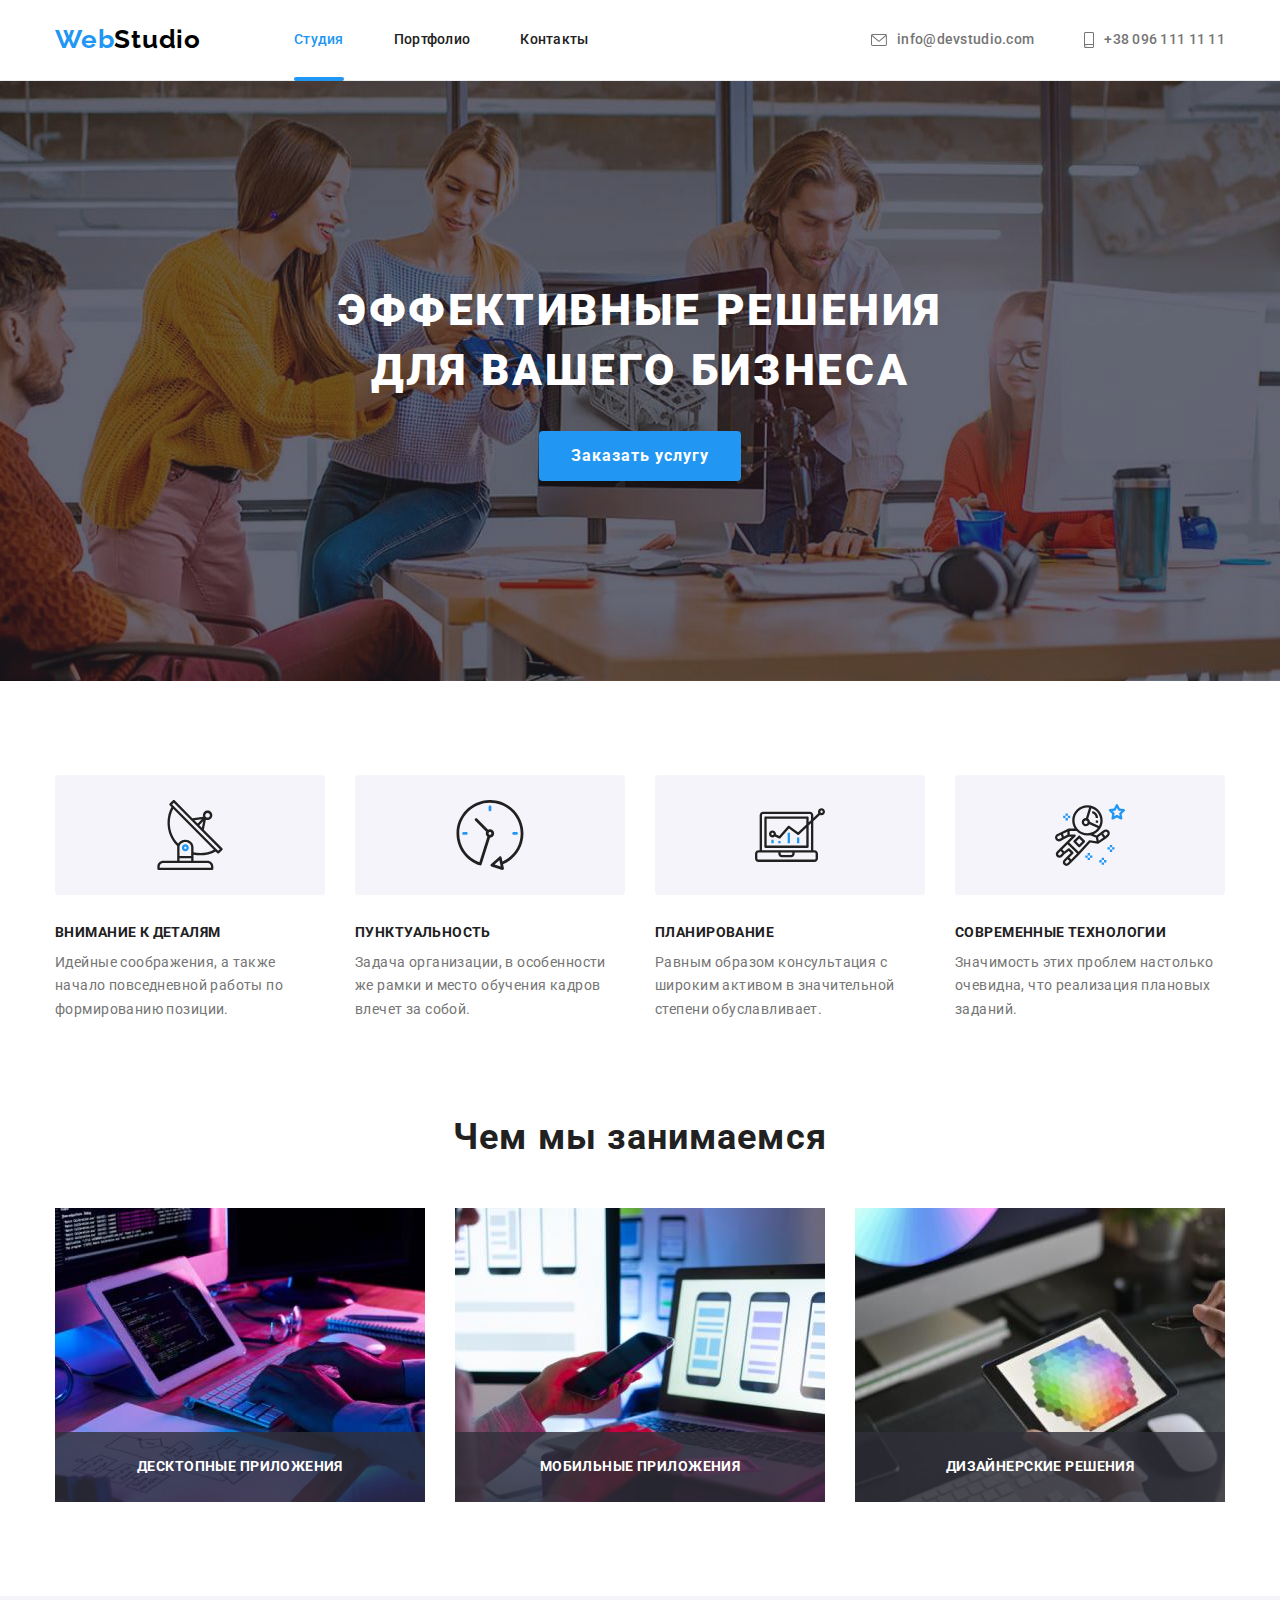
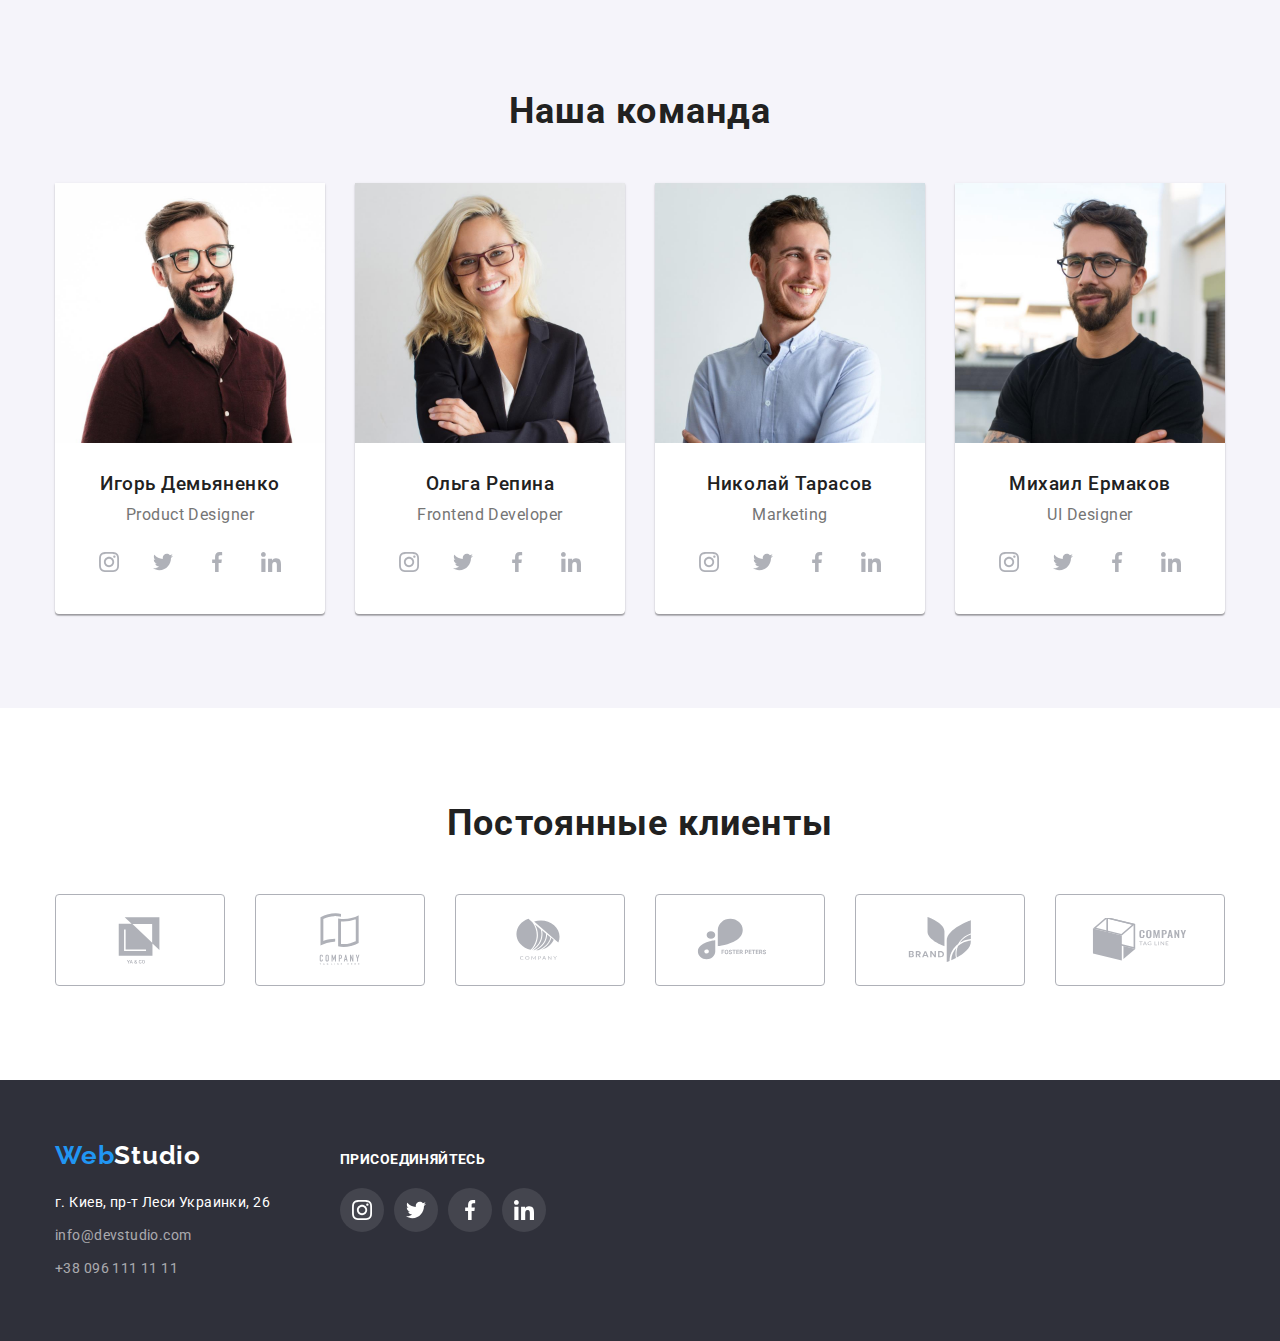
<file: index.html>
<!DOCTYPE html>
<html lang="ru">
  <head>
    <meta charset="UTF-8" />
    <meta http-equiv="X-UA-Compatible" content="IE=edge" />
    <meta name="viewport" content="width=device-width, initial-scale=1.0" />
    <title>Студия</title>
    <link rel="preconnect" href="https://fonts.googleapis.com" />
    <link rel="preconnect" href="https://fonts.gstatic.com" crossorigin />
    <link
      href="https://fonts.googleapis.com/css2?family=Raleway:wght@700&family=Roboto:wght@400;500;700;900&display=swap"
      rel="stylesheet"
    />
    <link
      rel="stylesheet"
      href="https://cdnjs.cloudflare.com/ajax/libs/modern-normalize/1.1.0/modern-normalize.min.css"
    />
    <link rel="stylesheet" href="./css/styles.css" />
  </head>
  <body>
    <!-- Header -->
    <header class="header">
      <div class="header-container container">
        <nav class="header-nav">
          <a class="header-logo logo link" href="./index.html" lang="en"
            ><span class="logo-web">Web</span>Studio</a
          >
          <ul class="menu-list list">
            <li class="menu-item">
              <a class="menu-link link is-current" href="./index.html"
                >Студия</a
              >
            </li>
            <li class="menu-item">
              <a class="menu-link link" href="./portfolio.html">Портфолио</a>
            </li>
            <li class="menu-item">
              <a class="menu-link link" href="#">Контакты</a>
            </li>
          </ul>
        </nav>
        <ul class="header-contacts-list list">
          <li class="header-contacts-item">
            <a
              class="header-contacts-link link"
              href="mailto:info@devstudio.com"
            >
              <svg class="header-icon" width="16" height="12">
                <use href="./images/icons.svg#envelope"></use>
              </svg>
              info@devstudio.com
            </a>
          </li>
          <li class="header-contacts-item">
            <a class="header-contacts-link link" href="tel:+380961111111">
              <svg class="header-icon" width="10" height="16">
                <use href="./images/icons.svg#smartphone"></use>
              </svg>
              +38 096 111 11 11</a
            >
          </li>
        </ul>
      </div>
    </header>

    <!-- Main -->
    <main class="main">
      <!-- Hero -->
      <section class="hero hero-section">
        <div class="container">
          <h1 class="hero-title">
            Эффективные решения<br />
            для вашего бизнеса
          </h1>
          <button class="hero-btn btn" type="button" data-modal-open>
            Заказать услугу
          </button>
        </div>
      </section>

      <!-- Features -->
      <section class="features section">
        <div class="container">
          <h2 class="visually-hidden">Преимущества</h2>
          <ul class="features-list list">
            <li class="features-item">
              <div class="features-thumb">
                <svg class="features-icon" width="70" height="70">
                  <use href="./images/icons.svg#antenna"></use>
                </svg>
              </div>
              <h3 class="features-item-title">Внимание к деталям</h3>
              <p class="features-item-text">
                Идейные соображения, а также начало повседневной работы по
                формированию позиции.
              </p>
            </li>
            <li class="features-item">
              <div class="features-thumb">
                <svg class="features-icon" width="70" height="70">
                  <use href="./images/icons.svg#clock"></use>
                </svg>
              </div>
              <h3 class="features-item-title">Пунктуальность</h3>
              <p class="features-item-text">
                Задача организации, в особенности же рамки и место обучения
                кадров влечет за собой.
              </p>
            </li>
            <li class="features-item">
              <div class="features-thumb">
                <svg class="features-icon" width="70" height="70">
                  <use href="./images/icons.svg#diagram"></use>
                </svg>
              </div>
              <h3 class="features-item-title">Планирование</h3>
              <p class="features-item-text">
                Равным образом консультация с широким активом в значительной
                степени обуславливает.
              </p>
            </li>
            <li class="features-item">
              <div class="features-thumb">
                <svg class="features-icon" width="70" height="70">
                  <use href="./images/icons.svg#astronaut"></use>
                </svg>
              </div>
              <h3 class="features-item-title">Современные технологии</h3>
              <p class="features-item-text">
                Значимость этих проблем настолько очевидна, что реализация
                плановых заданий.
              </p>
            </li>
          </ul>
        </div>
      </section>

      <!-- Gallery -->
      <section class="gallery section">
        <div class="container">
          <h2 class="section-title">Чем мы занимаемся</h2>
          <ul class="gallery-list list">
            <li class="gallery-item">
              <img
                src="./images/img1-min.jpg"
                alt="Человек работает за клавиатурой"
                width="370"
                height="294"
              />
              <h3 class="gallery-title">Десктопные приложения</h3>
            </li>
            <li class="gallery-item">
              <img
                src="./images/img2-min.jpg"
                alt="Человек держит в руке телефон"
                width="370"
                height="294"
              />
              <h3 class="gallery-title">Мобильные приложения</h3>
            </li>
            <li class="gallery-item">
              <img
                src="./images/img3-min.jpg"
                alt="Человек держит графический планшет"
                width="370"
                height="294"
              />
              <h3 class="gallery-title">Дизайнерские решения</h3>
            </li>
          </ul>
        </div>
      </section>

      <!-- Our Team -->
      <section class="team section">
        <div class="container">
          <h2 class="section-title">Наша команда</h2>
          <ul class="team-list list">
            <li class="team-item">
              <img
                class="team-item-img"
                src="./images/photo1-min.jpg"
                alt="Фотография Игоря Демьяненько"
                width="270"
                height="260"
              />
              <div class="team-item-desc">
                <h3 class="team-item-title">Игорь Демьяненко</h3>
                <p class="team-item-text" lang="en">Product Designer</p>
                <ul class="social-list list">
                  <li class="social-item item">
                    <a href="" class="social-link link" aria-label="Инстаграмм">
                      <span class="visually-hidden" lang="en">Instagram</span>
                      <svg class="social-icon" width="20" height="20">
                        <use href="./images/icons.svg#instagram"></use>
                      </svg>
                    </a>
                  </li>

                  <li class="social-item item">
                    <a href="" class="social-link link" aria-label="Твиттер">
                      <span class="visually-hidden" lang="en">Twitter</span>
                      <svg class="social-icon" width="20" height="20">
                        <use href="./images/icons.svg#twitter"></use>
                      </svg>
                    </a>
                  </li>

                  <li class="social-item item">
                    <a href="" class="social-link link" aria-label="Фейсбук">
                      <span class="visually-hidden" lang="en">Facebook</span>
                      <svg class="social-icon" width="20" height="20">
                        <use href="./images/icons.svg#facebook"></use>
                      </svg>
                    </a>
                  </li>

                  <li class="social-item item">
                    <a href="" class="social-link link" aria-label="ЛинкедИн">
                      <span class="visually-hidden" lang="en">LinkedIn</span>
                      <svg class="social-icon" width="20" height="20">
                        <use href="./images/icons.svg#linkedin"></use>
                      </svg>
                    </a>
                  </li>
                </ul>
              </div>
            </li>

            <li class="team-item">
              <img
                class="team-item-img"
                src="./images/photo2-min.jpg"
                alt="Фотография Ольги Репиной"
                width="270"
                height="260"
              />
              <div class="team-item-desc">
                <h3 class="team-item-title">Ольга Репина</h3>
                <p class="team-item-text" lang="en">Frontend Developer</p>
                <ul class="social-list list">
                  <li class="social-item item">
                    <a href="" class="social-link link" aria-label="Инстаграмм">
                      <span class="visually-hidden" lang="en">Instagram</span>
                      <svg class="social-icon" width="20" height="20">
                        <use href="./images/icons.svg#instagram"></use>
                      </svg>
                    </a>
                  </li>

                  <li class="social-item item">
                    <a href="" class="social-link link" aria-label="Твиттер">
                      <span class="visually-hidden" lang="en">Twitter</span>
                      <svg class="social-icon" width="20" height="20">
                        <use href="./images/icons.svg#twitter"></use>
                      </svg>
                    </a>
                  </li>

                  <li class="social-item item">
                    <a href="" class="social-link link" aria-label="Фейсбук">
                      <span class="visually-hidden" lang="en">Facebook</span>
                      <svg class="social-icon" width="20" height="20">
                        <use href="./images/icons.svg#facebook"></use>
                      </svg>
                    </a>
                  </li>

                  <li class="social-item item">
                    <a href="" class="social-link link" aria-label="ЛинкедИн">
                      <span class="visually-hidden" lang="en">LinkedIn</span>
                      <svg class="social-icon" width="20" height="20">
                        <use href="./images/icons.svg#linkedin"></use>
                      </svg>
                    </a>
                  </li>
                </ul>
              </div>
            </li>

            <li class="team-item">
              <img
                class="team-item-img"
                src="./images/photo3-min.jpg"
                alt="Фотография Николая Тарасова"
                width="270"
                height="260"
              />
              <div class="team-item-desc">
                <h3 class="team-item-title">Николай Тарасов</h3>
                <p class="team-item-text" lang="en">Marketing</p>
                <ul class="social-list list">
                  <li class="social-item item">
                    <a href="" class="social-link link" aria-label="Инстаграмм">
                      <span class="visually-hidden" lang="en">Instagram</span>
                      <svg class="social-icon" width="20" height="20">
                        <use href="./images/icons.svg#instagram"></use>
                      </svg>
                    </a>
                  </li>

                  <li class="social-item item">
                    <a href="" class="social-link link" aria-label="Твиттер">
                      <span class="visually-hidden" lang="en">Twitter</span>
                      <svg class="social-icon" width="20" height="20">
                        <use href="./images/icons.svg#twitter"></use>
                      </svg>
                    </a>
                  </li>

                  <li class="social-item item">
                    <a href="" class="social-link link" aria-label="Фейсбук">
                      <span class="visually-hidden" lang="en">Facebook</span>
                      <svg class="social-icon" width="20" height="20">
                        <use href="./images/icons.svg#facebook"></use>
                      </svg>
                    </a>
                  </li>

                  <li class="social-item item">
                    <a href="" class="social-link link" aria-label="ЛинкедИн">
                      <span class="visually-hidden" lang="en">LinkedIn</span>
                      <svg class="social-icon" width="20" height="20">
                        <use href="./images/icons.svg#linkedin"></use>
                      </svg>
                    </a>
                  </li>
                </ul>
              </div>
            </li>

            <li class="team-item">
              <img
                class="team-item-img"
                src="./images/photo4-min.jpg"
                alt="Фотография Михаила Ермакова"
                width="270"
                height="260"
              />
              <div class="team-item-desc">
                <h3 class="team-item-title">Михаил Ермаков</h3>
                <p class="team-item-text" lang="en">UI Designer</p>
                <ul class="social-list list">
                  <li class="social-item item">
                    <a href="" class="social-link link" aria-label="Инстаграмм">
                      <span class="visually-hidden" lang="en">Instagram</span>
                      <svg class="social-icon" width="20" height="20">
                        <use href="./images/icons.svg#instagram"></use>
                      </svg>
                    </a>
                  </li>

                  <li class="social-item item">
                    <a href="" class="social-link link" aria-label="Твиттер">
                      <span class="visually-hidden" lang="en">Twitter</span>
                      <svg class="social-icon" width="20" height="20">
                        <use href="./images/icons.svg#twitter"></use>
                      </svg>
                    </a>
                  </li>

                  <li class="social-item item">
                    <a href="" class="social-link link" aria-label="Фейсбук">
                      <span class="visually-hidden" lang="en">Facebook</span>
                      <svg class="social-icon" width="20" height="20">
                        <use href="./images/icons.svg#facebook"></use>
                      </svg>
                    </a>
                  </li>

                  <li class="social-item item">
                    <a href="" class="social-link link" aria-label="ЛинкедИн">
                      <span class="visually-hidden" lang="en">LinkedIn</span>
                      <svg class="social-icon" width="20" height="20">
                        <use href="./images/icons.svg#linkedin"></use>
                      </svg>
                    </a>
                  </li>
                </ul>
              </div>
            </li>
          </ul>
        </div>
      </section>

      <!-- Clients -->
      <section class="clients">
        <div class="container">
          <h2 class="section-title">Постоянные клиенты</h2>
          <ul class="clients-list list">
            <li class="clients-item">
              <a href="" class="clients-link link">
                <svg class="clients-logo" width="106" height="60">
                  <use href="./images/icons.svg#company1"></use>
                </svg>
              </a>
            </li>

            <li class="clients-item">
              <a href="" class="clients-link link">
                <svg class="clients-logo" width="106" height="60">
                  <use href="./images/icons.svg#company2"></use>
                </svg>
              </a>
            </li>

            <li class="clients-item">
              <a href="" class="clients-link link">
                <svg class="clients-logo" width="106" height="60">
                  <use href="./images/icons.svg#company3"></use>
                </svg>
              </a>
            </li>

            <li class="clients-item">
              <a href="" class="clients-link link">
                <svg class="clients-logo" width="106" height="60">
                  <use href="./images/icons.svg#company4"></use>
                </svg>
              </a>
            </li>

            <li class="clients-item">
              <a href="" class="clients-link link">
                <svg class="clients-logo" width="106" height="60">
                  <use href="./images/icons.svg#company5"></use>
                </svg>
              </a>
            </li>

            <li class="clients-item">
              <a href="" class="clients-link link">
                <svg class="clients-logo" width="106" height="60">
                  <use href="./images/icons.svg#company6"></use>
                </svg>
              </a>
            </li>
          </ul>
        </div>
      </section>
    </main>

    <!-- Footer -->
    <footer class="footer">
      <div class="container footer-container">
        <div class="footer-left">
          <a class="footer-logo logo link" href="./index.html" lang="en"
            ><span class="logo-web">Web</span>Studio</a
          >
          <!-- Address -->
          <address class="address">
            <p class="address-text">г. Киев, пр-т Леси Украинки, 26</p>
            <ul class="address-list list">
              <li class="address-item">
                <a class="address-link link" href="mailto:info@devstudio.com"
                  >info@devstudio.com</a
                >
              </li>
              <li class="address-item">
                <a class="address-link link" href="tel:+380961111111"
                  >+38 096 111 11 11</a
                >
              </li>
            </ul>
          </address>
        </div>
        <div class="footer-invite">
          <p class="invite-title">присоединяйтесь</p>
          <ul class="footer-social-list social-list list">
            <li class="social-item item">
              <a
                href=""
                class="footer-social-link social-link link"
                aria-label="Инстаграмм"
              >
                <span class="visually-hidden" lang="en">Instagram</span>
                <svg class="social-icon" width="20" height="20">
                  <use href="./images/icons.svg#instagram"></use>
                </svg>
              </a>
            </li>
            <li class="social-item item">
              <a
                href=""
                class="footer-social-link social-link link"
                aria-label="Твиттер"
              >
                <span class="visually-hidden" lang="en">Twitter</span>
                <svg class="social-icon" width="20" height="20">
                  <use href="./images/icons.svg#twitter"></use>
                </svg>
              </a>
            </li>
            <li class="social-item item">
              <a
                href=""
                class="footer-social-link social-link link"
                aria-label="Фейсбук"
              >
                <span class="visually-hidden" lang="en">Facebook</span>
                <svg class="social-icon" width="20" height="20">
                  <use href="./images/icons.svg#facebook"></use>
                </svg>
              </a>
            </li>
            <li class="social-item item">
              <a
                href=""
                class="footer-social-link social-link link"
                aria-label="ЛинкедИн"
              >
                <span class="visually-hidden" lang="en">LinkedIn</span>
                <svg class="social-icon" width="20" height="20">
                  <use href="./images/icons.svg#linkedin"></use>
                </svg>
              </a>
            </li>
          </ul>
        </div>
      </div>
    </footer>

    <div class="backdrop is-hidden" data-modal>
      <div class="modal">
        <button class="modal-btn btn" data-modal-close>
          <svg class="icon-close" width="18" height="18">
            <use href="./images/icons.svg#close"></use>
          </svg>
        </button>
      </div>
    </div>

    <script src="./js/modal.js"></script>
  </body>
</html>
</file>
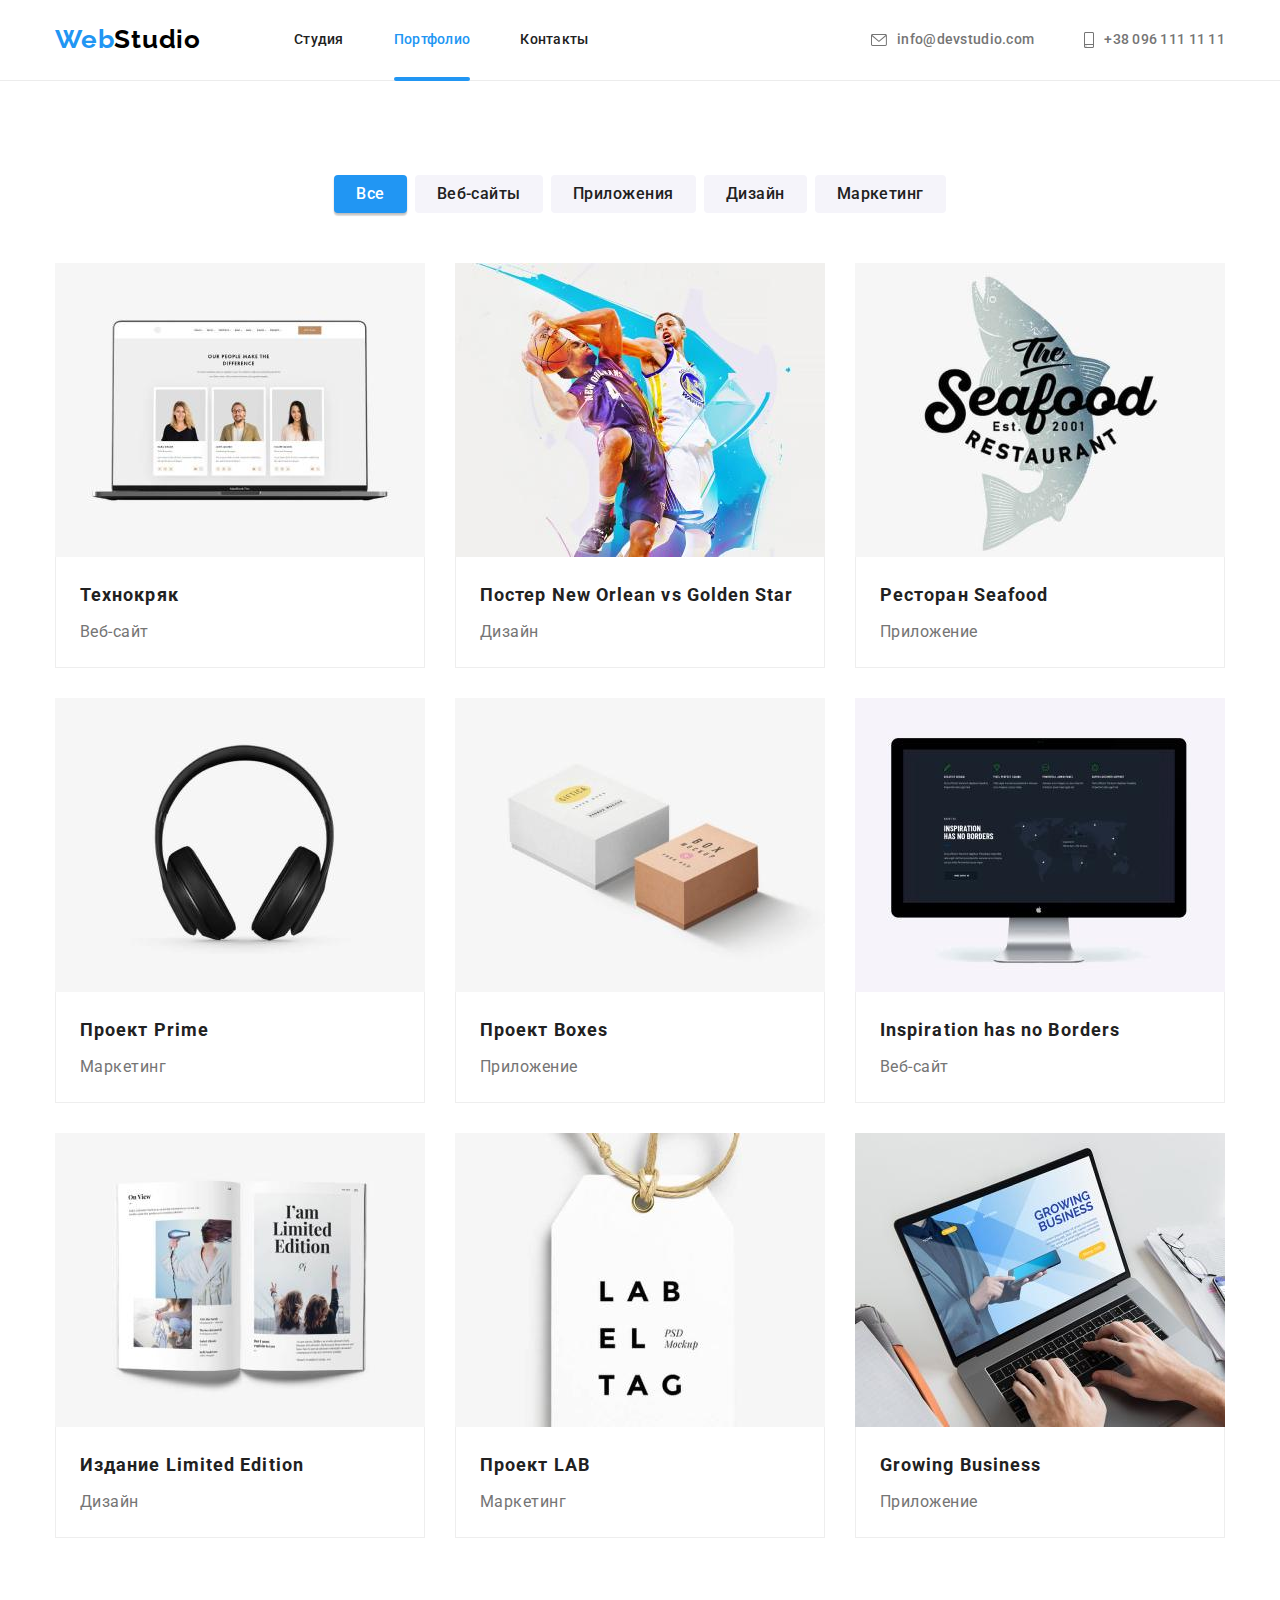
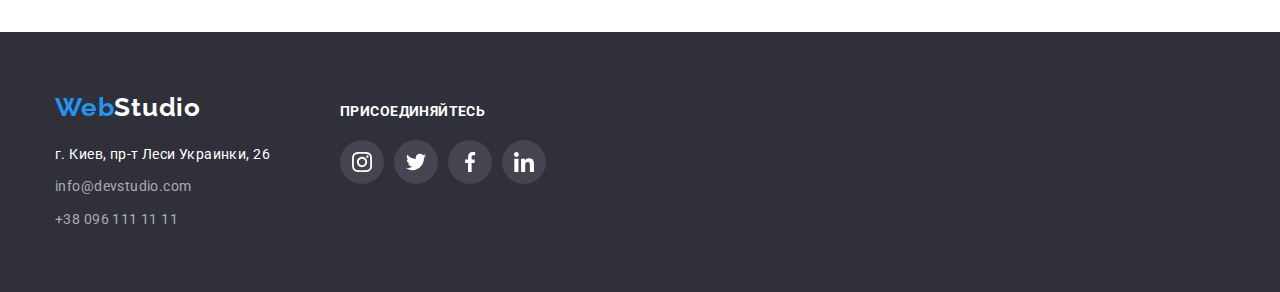
<file: portfolio.html>
<!DOCTYPE html>
<html lang="ru">
  <head>
    <meta charset="UTF-8" />
    <meta http-equiv="X-UA-Compatible" content="IE=edge" />
    <meta name="viewport" content="width=device-width, initial-scale=1.0" />
    <title>Портфолио</title>
    <link rel="preconnect" href="https://fonts.gstatic.com" crossorigin />
    <link
      href="https://fonts.googleapis.com/css2?family=Raleway:wght@700&family=Roboto:wght@400;500;700;900&display=swap"
      rel="stylesheet"
    />
    <link
      rel="stylesheet"
      href="https://cdnjs.cloudflare.com/ajax/libs/modern-normalize/1.1.0/modern-normalize.min.css"
    />
    <link rel="stylesheet" href="./css/styles.css" />
  </head>
  <body>
    <!-- Header -->
    <header class="header">
      <div class="header-container container">
        <nav class="header-nav">
          <a class="header-logo logo link" href="./index.html" lang="en"
            ><span class="logo-web">Web</span>Studio</a
          >
          <ul class="menu-list list">
            <li class="menu-item">
              <a class="menu-link link" href="./index.html">Студия</a>
            </li>
            <li class="menu-item">
              <a class="menu-link link is-current" href="./portfolio.html"
                >Портфолио</a
              >
            </li>
            <li class="menu-item">
              <a class="menu-link link" href="#">Контакты</a>
            </li>
          </ul>
        </nav>
        <ul class="header-contacts-list list">
          <li class="header-contacts-item">
            <a
              class="header-contacts-link link"
              href="mailto:info@devstudio.com"
            >
              <svg class="header-icon" width="16" height="12">
                <use href="./images/icons.svg#envelope"></use>
              </svg>
              info@devstudio.com
            </a>
          </li>
          <li class="header-contacts-item">
            <a class="header-contacts-link link" href="tel:+380961111111">
              <svg class="header-icon" width="10" height="16">
                <use href="./images/icons.svg#smartphone"></use>
              </svg>
              +38 096 111 11 11</a
            >
          </li>
        </ul>
      </div>
    </header>

    <!-- Main -->
    <main>
      <!-- Portfolio -->
      <section class="portfolio section">
        <div class="container">
          <h1 class="visually-hidden">Портфолио</h1>
          <ul class="filter-list list">
            <li class="filter-item">
              <button class="filter-btn btn is-active" type="button">
                Все
              </button>
            </li>

            <li class="filter-item">
              <button class="filter-btn btn" type="button">Веб-сайты</button>
            </li>

            <li class="filter-item">
              <button class="filter-btn btn" type="button">Приложения</button>
            </li>

            <li class="filter-item">
              <button class="filter-btn btn" type="button">Дизайн</button>
            </li>

            <li class="filter-item">
              <button class="filter-btn btn" type="button">Маркетинг</button>
            </li>
          </ul>

          <ul class="works-list list">
            <li class="works-item">
              <a href="" class="works-link link">
                <div class="works-thumb">
                  <img
                    class="works-img"
                    src="./images/techocryak.jpg"
                    alt="Ноутбук на котором открыт веб-сайт"
                    width="370"
                    height="294"
                  />
                  <p class="works-overlay">
                    Технокряк это современная площадка распространения
                    коронавируса. Компании используют эту платформу для
                    цифрового шпионажа и атак на защищённые сервера конкурентов.
                  </p>
                </div>
                <div class="works-desc">
                  <h2 class="works-item-title">Технокряк</h2>
                  <p class="works-item-text">Веб-сайт</p>
                </div>
              </a>
            </li>

            <li class="works-item">
              <a href="" class="works-link link">
                <div class="works-thumb">
                  <img
                    class="works-img"
                    src="./images/basketball.jpg"
                    alt="Два баскетболиста с мячом"
                    width="370"
                    height="294"
                  />
                  <p class="works-overlay">
                    Lorem ipsum dolor, sit amet consectetur adipisicing elit.
                    Magni minus aspernatur accusantium. Neque placeat cupiditate
                    asperiores ipsam eius alias quos.
                  </p>
                </div>
                <div class="works-desc">
                  <h2 class="works-item-title">
                    Постер <span lang="en">New Orlean vs Golden Star</span>
                  </h2>
                  <p class="works-item-text">Дизайн</p>
                </div>
              </a>
            </li>

            <li class="works-item">
              <a href="" class="works-link link">
                <div class="works-thumb">
                  <img
                    class="works-img"
                    src="./images/restaurant-seafood.jpg"
                    alt="Логотип ресторана морепродуктов"
                    width="370"
                    height="294"
                  />
                  <p class="works-overlay">
                    Lorem ipsum dolor, sit amet consectetur adipisicing elit.
                    Magni minus aspernatur accusantium. Neque placeat cupiditate
                    asperiores ipsam eius alias quos.
                  </p>
                </div>
                <div class="works-desc">
                  <h2 class="works-item-title">
                    Ресторан <span lang="en">Seafood</span>
                  </h2>
                  <p class="works-item-text">Приложение</p>
                </div>
              </a>
            </li>

            <li class="works-item">
              <a href="" class="works-link link">
                <div class="works-thumb">
                  <img
                    class="works-img"
                    src="./images/prime.jpg"
                    alt="Наушники"
                    width="370"
                    height="294"
                  />
                  <p class="works-overlay">
                    Lorem ipsum dolor, sit amet consectetur adipisicing elit.
                    Magni minus aspernatur accusantium. Neque placeat cupiditate
                    asperiores ipsam eius alias quos.
                  </p>
                </div>
                <div class="works-desc">
                  <h2 class="works-item-title">
                    Проект <span lang="en">Prime</span>
                  </h2>
                  <p class="works-item-text">Маркетинг</p>
                </div>
              </a>
            </li>

            <li class="works-item">
              <a href="" class="works-link link">
                <div class="works-thumb">
                  <img
                    class="works-img"
                    src="./images/boxes.jpg"
                    alt="Две коробки"
                    width="370"
                    height="294"
                  />
                  <p class="works-overlay">
                    Lorem ipsum dolor, sit amet consectetur adipisicing elit.
                    Magni minus aspernatur accusantium. Neque placeat cupiditate
                    asperiores ipsam eius alias quos.
                  </p>
                </div>
                <div class="works-desc">
                  <h2 class="works-item-title">
                    Проект <span lang="en">Boxes</span>
                  </h2>
                  <p class="works-item-text">Приложение</p>
                </div>
              </a>
            </li>

            <li class="works-item">
              <a href="" class="works-link link">
                <div class="works-thumb">
                  <img
                    class="works-img"
                    src="./images/inspiration.jpg"
                    alt="Монитор с веб-сайтом"
                    width="370"
                    height="294"
                  />
                  <p class="works-overlay">
                    Lorem ipsum dolor, sit amet consectetur adipisicing elit.
                    Magni minus aspernatur accusantium. Neque placeat cupiditate
                    asperiores ipsam eius alias quos.
                  </p>
                </div>

                <div class="works-desc">
                  <h2 class="works-item-title" lang="en">
                    Inspiration has no Borders
                  </h2>
                  <p class="works-item-text">Веб-сайт</p>
                </div>
              </a>
            </li>

            <li class="works-item">
              <a href="" class="works-link link">
                <div class="works-thumb">
                  <img
                    class="works-img"
                    src="./images/book.jpg"
                    alt="Открытая книга"
                    width="370"
                    height="294"
                  />
                  <p class="works-overlay">
                    Lorem ipsum dolor, sit amet consectetur adipisicing elit.
                    Magni minus aspernatur accusantium. Neque placeat cupiditate
                    asperiores ipsam eius alias quos.
                  </p>
                </div>
                <div class="works-desc">
                  <h2 class="works-item-title">
                    Издание <span lang="en">Limited Edition</span>
                  </h2>
                  <p class="works-item-text">Дизайн</p>
                </div>
              </a>
            </li>

            <li class="works-item">
              <a href="" class="works-link link">
                <div class="works-thumb">
                  <img
                    class="works-img"
                    src="./images/label.jpg"
                    alt="Бирка"
                    width="370"
                    height="294"
                  />
                  <p class="works-overlay">
                    Lorem ipsum dolor, sit amet consectetur adipisicing elit.
                    Magni minus aspernatur accusantium. Neque placeat cupiditate
                    asperiores ipsam eius alias quos.
                  </p>
                </div>
                <div class="works-desc">
                  <h2 class="works-item-title">
                    Проект <span lang="en">LAB</span>
                  </h2>
                  <p class="works-item-text">Маркетинг</p>
                </div>
              </a>
            </li>

            <li class="works-item">
              <a href="" class="works-link link">
                <div class="works-thumb">
                  <img
                    class="works-img"
                    src="./images/growing-business.jpg"
                    alt="Человек работает за ноутбуком"
                    width="370"
                    height="294"
                  />
                  <p class="works-overlay">
                    Lorem ipsum dolor, sit amet consectetur adipisicing elit.
                    Magni minus aspernatur accusantium. Neque placeat cupiditate
                    asperiores ipsam eius alias quos.
                  </p>
                </div>
                <div class="works-desc">
                  <h2 class="works-item-title" lang="en">Growing Business</h2>
                  <p class="works-item-text">Приложение</p>
                </div>
              </a>
            </li>
          </ul>
        </div>
      </section>
    </main>
    <!-- Footer -->
    <footer class="footer">
      <div class="container footer-container">
        <div class="footer-left">
          <a class="footer-logo logo link" href="./index.html" lang="en"
            ><span class="logo-web">Web</span>Studio</a
          >
          <!-- Address -->
          <address class="address">
            <p class="address-text">г. Киев, пр-т Леси Украинки, 26</p>
            <ul class="address-list list">
              <li class="address-item">
                <a class="address-link link" href="mailto:info@devstudio.com"
                  >info@devstudio.com</a
                >
              </li>
              <li class="address-item">
                <a class="address-link link" href="tel:+380961111111"
                  >+38 096 111 11 11</a
                >
              </li>
            </ul>
          </address>
        </div>
        <div class="footer-invite">
          <p class="invite-title">присоединяйтесь</p>
          <ul class="footer-social-list social-list list">
            <li class="social-item item">
              <a
                href=""
                class="footer-social-link social-link link"
                aria-label="Инстаграмм"
              >
                <span class="visually-hidden" lang="en">Instagram</span>
                <svg class="social-icon" width="20" height="20">
                  <use href="./images/icons.svg#instagram"></use>
                </svg>
              </a>
            </li>
            <li class="social-item item">
              <a
                href=""
                class="footer-social-link social-link link"
                aria-label="Твиттер"
              >
                <span class="visually-hidden" lang="en">Twitter</span>
                <svg class="social-icon" width="20" height="20">
                  <use href="./images/icons.svg#twitter"></use>
                </svg>
              </a>
            </li>
            <li class="social-item item">
              <a
                href=""
                class="footer-social-link social-link link"
                aria-label="Фейсбук"
              >
                <span class="visually-hidden" lang="en">Facebook</span>
                <svg class="social-icon" width="20" height="20">
                  <use href="./images/icons.svg#facebook"></use>
                </svg>
              </a>
            </li>
            <li class="social-item item">
              <a
                href=""
                class="footer-social-link social-link link"
                aria-label="ЛинкедИн"
              >
                <span class="visually-hidden" lang="en">LinkedIn</span>
                <svg class="social-icon" width="20" height="20">
                  <use href="./images/icons.svg#linkedin"></use>
                </svg>
              </a>
            </li>
          </ul>
        </div>
      </div>
    </footer>
  </body>
</html>
</file>
<file: css/styles.css>
:root {
  --logo-color: #000000;

  --primary-color: #212121;
  --second-color: #ffffff;
  --third-color: #757575;
  --fourth-color: rgba(255, 255, 255, 0.6);

  --first-accent-color: #2196f3;
  --second-accent-color: #188ce8;

  --first-bg-color: #2f303a;
  --second-bg-color: #f5f4fa;

  --list-gap: 30px;

  --icon-color: #afb1b8;

  --header-border-color: #ececec;
  --works-cards-border-color: #eeeeee;

  --duration: 250ms;
  --cubic: cubic-bezier(0.4, 0, 0.2, 1);
}

body {
  font-family: 'Roboto', sans-serif;
  font-size: 14px;
  color: var(--primary-color);
  background-color: var(--second-color);
}

h1,
h2,
h3,
h4,
h5,
h6,
p {
  margin: 0;
}

ul {
  margin: 0;
  padding: 0;
}

img {
  display: block;
  max-width: 100%;
  height: auto;
}

.visually-hidden {
  position: absolute;
  white-space: nowrap;
  width: 1px;
  height: 1px;
  overflow: hidden;
  border: 0;
  padding: 0;
  clip: rect(0 0 0 0);
  clip-path: inset(50%);
  margin: -1px;
}

.link {
  color: inherit;
  text-decoration: none;
}

.list {
  list-style: none;
}

.btn {
  cursor: pointer;
}

/* ------- text-color -------*/
.header,
.section-title,
.filter-btn {
  color: var(--primary-color);
}

.hero-title,
.hero-btn,
.filter-btn:hover,
.filter-btn:focus,
.filter-btn.is-active,
.footer {
  color: var(--second-color);
}

.header-contacts-link,
.features-item-text,
.team-item-text,
.works-item-text {
  color: var(--third-color);
}

.logo-web,
.menu-link.is-current,
.menu-link:hover,
.menu-link:focus,
.header-contacts-link:hover,
.header-contacts-link:focus,
.address-link:hover,
.address-link:focus {
  color: var(--first-accent-color);
}

/* ------- background-color ------- */
.hero,
.footer {
  background-color: var(--first-bg-color);
}

.team,
.filter-btn {
  background-color: var(--second-bg-color);
}

.hero-btn,
.filter-btn:hover,
.filter-btn:focus,
.filter-btn.is-active {
  background-color: var(--first-accent-color);
}

/* ------------------Social links-------------------- */

.social-list {
  display: flex;
}

.social-item:not(:last-child) {
  margin-right: 10px;
}

.social-link {
  display: flex;
  justify-content: center;
  align-items: center;
  width: 44px;
  height: 44px;

  color: var(--icon-color);
  border-radius: 50%;

  transition: color var(--duration) var(--cubic),
    background-color var(--duration) var(--cubic);
}

.social-link:hover,
.social-link:focus {
  color: var(--second-color);
  background-color: var(--first-accent-color);
  outline: none;
}

.social-icon {
  fill: currentColor;
}

/* Animation */

.menu-link,
.header-contacts-link,
.address-link {
  transition: color var(--duration) var(--cubic);
}

/* ----------------------------------------------- */

.section {
  padding-top: 94px;
  padding-bottom: 94px;
}

.container {
  max-width: 1200px;

  margin-left: auto;
  margin-right: auto;
  padding-left: 15px;
  padding-right: 15px;
}

.logo {
  padding-top: 24px;
  padding-bottom: 25px;

  font-family: Raleway, sans-serif;
  font-weight: 700;
  font-size: 26px;
  line-height: 1.19;
  letter-spacing: 0.03em;
}

.section-title {
  margin-bottom: 50px;

  font-weight: 700;
  font-size: 36px;
  line-height: 1.17;
  text-align: center;
  letter-spacing: 0.03em;
}

/* ---------------- Header ---------------- */
.is-current::after {
  content: '';

  position: absolute;
  left: 0;
  bottom: -1px;
  display: block;
  width: 100%;
  height: 4px;

  background-color: var(--first-accent-color);
  border-radius: 2px;
}

.header {
  border-bottom: 1px solid var(--header-border-color);
}

.header-container {
  display: flex;
  align-items: center;
}

.header-nav {
  display: flex;
  align-items: center;
}

.header-logo {
  margin-right: 93px;

  color: var(--logo-color);
}

.menu-list {
  display: flex;
}

.menu-item:not(:last-child) {
  margin-right: 50px;
}

.menu-link,
.header-contacts-link {
  display: block;
  padding-top: 32px;
  padding-bottom: 32px;
}

.menu-link {
  position: relative;

  font-weight: 500;
  line-height: 1.14;
  letter-spacing: 0.02em;

  color: inherit;
}

.header-contacts-list {
  display: flex;
  align-items: center;
  margin-left: auto;
}

.header-contacts-item:not(:last-child) {
  margin-right: 50px;
}

.header-contacts-link {
  display: flex;
  align-items: center;
  font-weight: 500;
  line-height: 1.14;
  letter-spacing: 0.02em;
}

.header-icon {
  fill: currentColor;
  margin-right: 10px;
}

/* ---------------- Footer ---------------- */
.footer {
  padding-top: 60px;
  padding-bottom: 60px;
}
.footer-container {
  display: flex;
  align-items: baseline;
}

.footer-left {
  margin-right: 70px;
}

.footer-logo {
  display: inline-block;
  margin-bottom: 20px;
  padding: 0;

  color: inherit;
}

.address {
  font-style: normal;
  line-height: 1.71;
  letter-spacing: 0.03em;
}

.address-text {
  margin-bottom: 9px;
}

.address-item:not(:last-child) {
  margin-bottom: 9px;
}

.address-link {
  color: var(--fourth-color);
}

.invite-title {
  margin-bottom: 20px;

  font-weight: 700;
  font-size: 14px;
  line-height: 1.14;
  letter-spacing: 0.03em;
  text-transform: uppercase;
}

.footer-social-link {
  color: var(--second-color);
  background-color: rgba(255, 255, 255, 0.1);
}

/* ---------------- index.html ---------------- */

/* ---------------- Hero ---------------- */

.hero {
  background-image: linear-gradient(
      to right,
      rgba(47, 48, 58, 0.4),
      rgba(47, 48, 58, 0.4)
    ),
    url(../images/hero-background.jpg);
  background-size: cover;
  background-position: center;
  max-width: 1600px;
  margin: 0 auto;
}

.hero-section {
  padding-top: 200px;
  padding-bottom: 200px;

  text-align: center;
}

.hero-title {
  margin-bottom: 30px;

  font-weight: 900;
  font-size: 44px;
  line-height: 1.36;
  letter-spacing: 0.06em;
  text-transform: uppercase;
}

.hero-btn {
  padding: 10px 32px;

  border: none;
  border-radius: 4px;

  font-family: inherit;
  font-weight: 700;
  font-size: 16px;
  line-height: 1.87;
  letter-spacing: 0.06em;

  box-shadow: 0px 4px 4px rgba(0, 0, 0, 0.15);
  transition: background-color var(--duration) var(--cubic);
}

.hero-btn:hover,
.hero-btn:focus {
  background-color: var(--second-accent-color);
}

/* ---------------- Features ---------------- */

.features-list {
  display: flex;
  justify-content: center;
  flex-wrap: wrap;

  margin-right: calc(-1 * var(--list-gap));
  margin-bottom: calc(-1 * var(--list-gap));
}

.features-item {
  flex-basis: 270px;
  margin-right: var(--list-gap);
  margin-bottom: var(--list-gap);
}

.features-thumb {
  display: flex;
  height: 120px;
  justify-content: center;
  align-items: center;

  margin-bottom: 30px;

  background-color: var(--second-bg-color);
  border-radius: 4px;
}

.features-icon {
  display: block;
}

.features-item-title {
  margin-bottom: 10px;

  font-weight: 700;
  font-size: 14px;
  line-height: 1.14;
  letter-spacing: 0.03em;
  text-transform: uppercase;
}

.features-item-text {
  line-height: 1.71;
  letter-spacing: 0.03em;
}

/* ---------------- Gallery ---------------- */

.gallery {
  padding-top: 0;
}

.gallery-list {
  display: flex;
}

.gallery-item {
  position: relative;
}

.gallery-item:not(:last-child) {
  margin-right: 30px;
}

.gallery-title {
  height: 70px;
  width: 100%;
  position: absolute;
  left: 0;
  bottom: 0;

  display: flex;
  justify-content: center;
  align-items: center;

  font-weight: 700;
  font-size: 14px;
  line-height: 1.14;
  letter-spacing: 0.03em;
  text-transform: uppercase;
  text-align: center;

  color: var(--second-color);
  background-color: rgba(47, 48, 58, 0.8);
}

/* ---------------- Our Team ---------------- */

.team-list {
  display: flex;
  justify-content: center;
  flex-wrap: wrap;

  margin-right: calc(-1 * var(--list-gap));
  margin-bottom: calc(-1 * var(--list-gap));
}

.team-item {
  flex-basis: calc(100% / 4 - var(--list-gap));
  margin-right: var(--list-gap);
  margin-bottom: var(--list-gap);

  text-align: center;

  background-color: var(--second-color);
  border-radius: 0px 0px 4px 4px;
  box-shadow: 0px 1px 3px rgba(0, 0, 0, 0.12), 0px 1px 1px rgba(0, 0, 0, 0.14),
    0px 2px 1px rgba(0, 0, 0, 0.2);
}

.team-item-desc {
  padding-top: 30px;
  padding-bottom: 30px;
  padding-left: 32px;
  padding-right: 32px;

  font-size: 16px;
  text-align: center;
}

.team-item-title {
  margin-bottom: 10px;

  font-weight: 500;
  line-height: 1.19;
  letter-spacing: 0.03em;
}

.team-item-text {
  line-height: 1.19;
  letter-spacing: 0.03em;
  margin-bottom: 16px;
}

/* ---------------- Clients ---------------- */

.clients {
  padding-top: 94px;
  padding-bottom: 94px;
}

.clients-list {
  display: flex;
  justify-content: center;
  flex-wrap: wrap;

  margin-right: calc(-1 * var(--list-gap));
  margin-bottom: calc(-1 * var(--list-gap));
}

.clients-item {
  height: 92px;
  flex-basis: 170px;
  margin-right: var(--list-gap);
  margin-bottom: var(--list-gap);
}

.clients-link {
  height: 100%;
  width: 100%;
  display: flex;
  justify-content: center;
  align-items: center;

  color: var(--icon-color);
  border: 1px solid var(--icon-color);
  border-radius: 4px;

  transition: color var(--duration) var(--cubic),
    border-color var(--duration) var(--cubic);
}

.clients-link:hover,
.clients-link:focus {
  color: var(--first-accent-color);
  border-color: var(--first-accent-color);
  outline: none;
}

.clients-logo {
  fill: currentColor;
}

/* ---------------- portfolio.html ---------------- */

.filter-list {
  display: flex;
  justify-content: center;

  margin-bottom: 50px;
}

.filter-item:not(:last-child) {
  margin-right: 8px;
}

.filter-btn {
  padding: 6px 22px;

  font-family: inherit;
  font-weight: 500;
  font-size: 16px;
  line-height: 1.62;
  letter-spacing: 0.03em;

  border: none;
  border-radius: 4px;

  transition: color var(--duration) var(--cubic),
    background-color var(--duration) var(--cubic),
    box-shadow var(--duration) var(--cubic);
}
.is-active,
.filter-btn:hover,
.filter-btn:focus {
  box-shadow: 0px 3px 1px rgba(0, 0, 0, 0.1), 0px 1px 2px rgba(0, 0, 0, 0.08),
    0px 2px 2px rgba(0, 0, 0, 0.12);
}

.works-list {
  display: flex;
  flex-wrap: wrap;

  margin-right: calc(-1 * var(--list-gap));
  margin-bottom: calc(-1 * var(--list-gap));
}

.works-item {
  flex-basis: calc(100% / 3 - var(--list-gap));

  margin-right: var(--list-gap);
  margin-bottom: var(--list-gap);
}

.works-thumb {
  position: relative;
  overflow: hidden;
}

.works-overlay {
  height: 100%;
  width: 100%;

  position: absolute;
  left: 0;
  top: 0;
  transform: translateY(101%);

  padding: 63px 24px;

  font-size: 18px;
  line-height: 1.56;
  letter-spacing: 0.03em;

  color: var(--second-color);
  background-color: rgba(33, 150, 243, 0.9);
  transition: transform var(--duration) var(--cubic);
}

.works-link:hover .works-overlay,
.works-link:focus .works-overlay {
  transform: translateY(0);
}

.works-link {
  display: block;

  transition: box-shadow var(--duration) var(--cubic);
}

.works-link:hover,
.works-link:focus {
  box-shadow: 0px 1px 1px rgba(0, 0, 0, 0.12), 0px 4px 4px rgba(0, 0, 0, 0.06),
    1px 4px 6px rgba(0, 0, 0, 0.16);
}

.works-desc {
  padding: 20px 24px;

  border: 1px solid var(--works-cards-border-color);
  border-top: none;
}

.works-item-title {
  margin-bottom: 4px;

  font-weight: 700;
  font-size: 18px;
  line-height: 2;
  letter-spacing: 0.06em;
}

.works-item-text {
  font-size: 16px;
  line-height: 1.87;
  letter-spacing: 0.03em;
}

/* Backdrop */

.backdrop {
  position: fixed;
  top: 0;
  left: 0;
  width: 100%;
  height: 100%;
  opacity: 1;
  visibility: visible;

  background-color: rgba(0, 0, 0, 0.2);
  transition: visibility var(--duration) var(--cubic),
    opacity var(--duration) var(--cubic);
}

.backdrop.is-hidden {
  visibility: hidden;
  opacity: 0;
  pointer-events: none;
}

.modal {
  width: 528px;
  height: 581px;

  position: absolute;
  top: 50%;
  left: 50%;
  transform: translate(-50%, -50%) scale(1);

  border-radius: 4px;

  background-color: var(--second-color);
  box-shadow: 0px 1px 3px rgba(0, 0, 0, 0.12), 0px 1px 1px rgba(0, 0, 0, 0.14),
    0px 2px 1px rgba(0, 0, 0, 0.2);
  transition: transform var(--duration) var(--cubic);
}

.backdrop.is-hidden > .modal {
  transform: translate(-50%, -50%) scale(0.5);
}

.modal-btn {
  width: 30px;
  height: 30px;

  position: absolute;
  top: 8px;
  right: 8px;

  display: flex;
  justify-content: center;
  align-items: center;

  background-color: var(--second-color);
  border: 1px solid rgba(0, 0, 0, 0.1);
  border-radius: 50%;
}

.icon-close {
  flex-shrink: 0;
}
</file>
